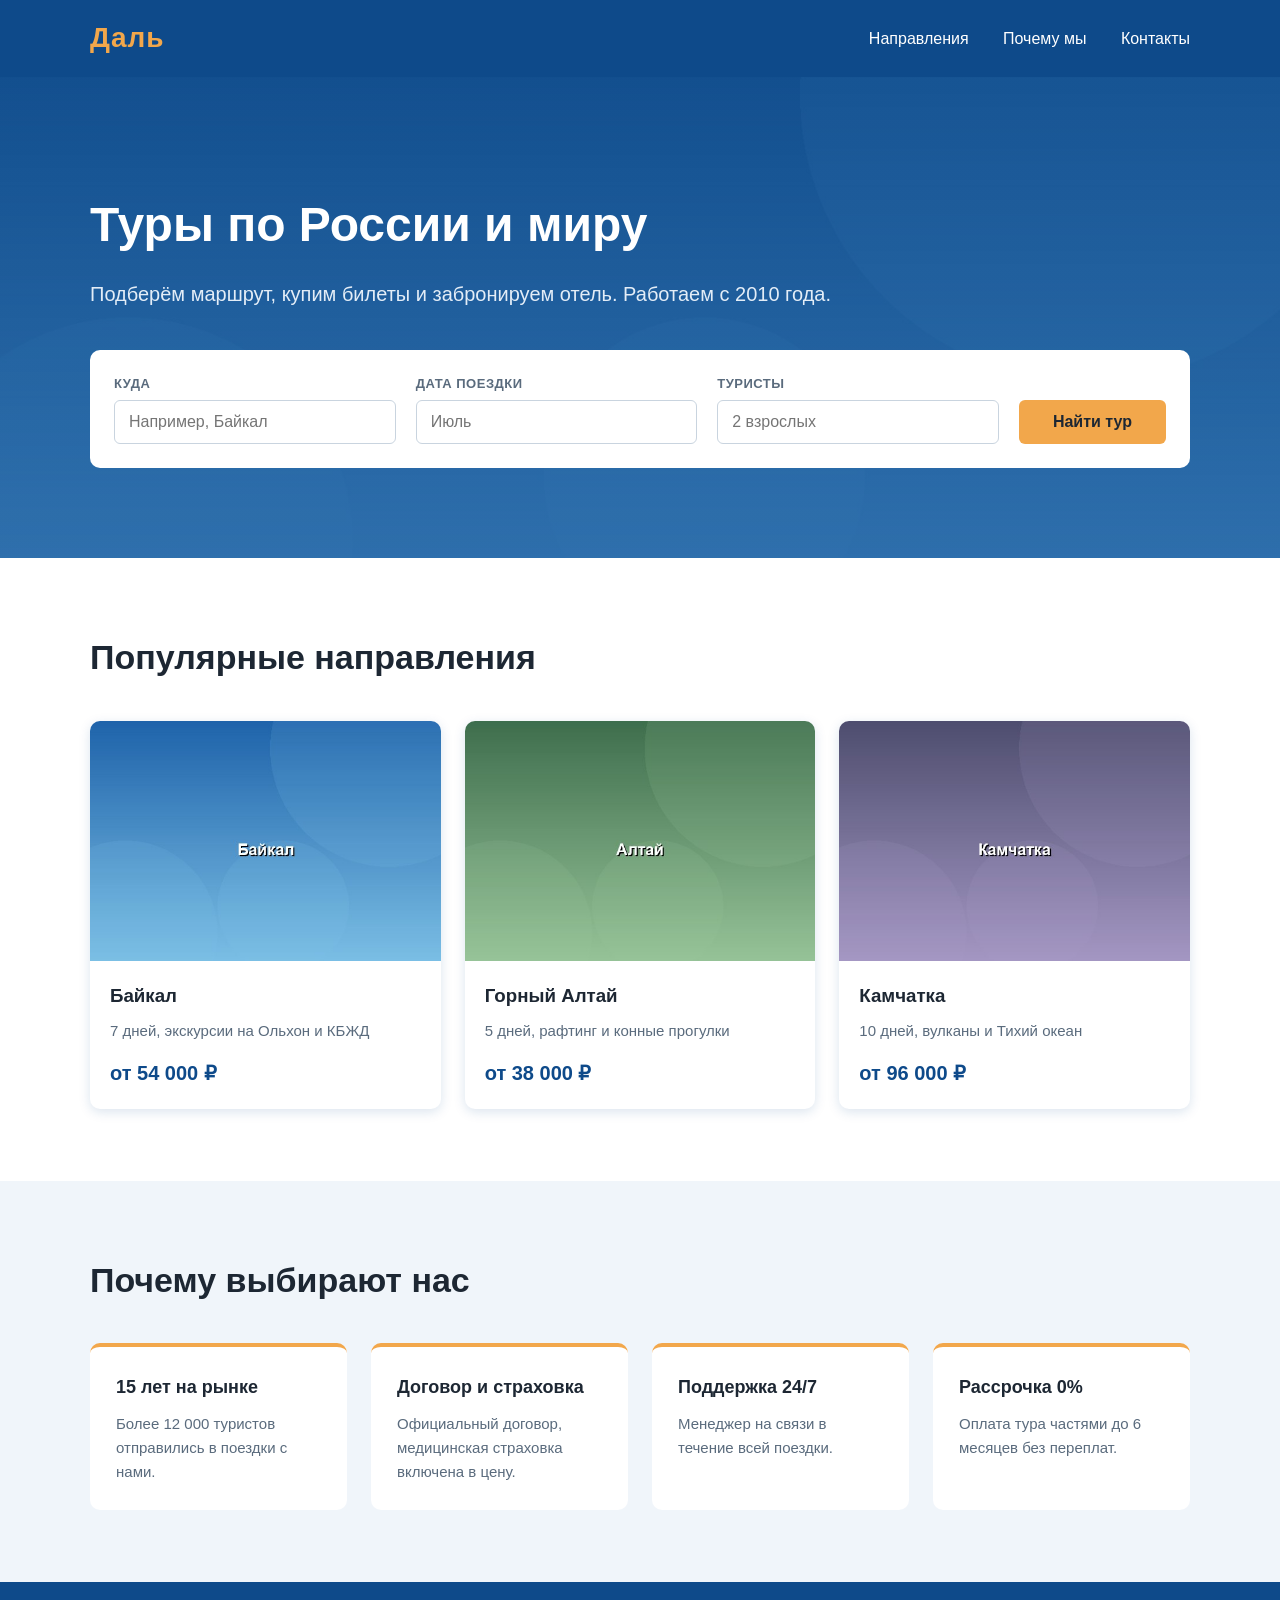
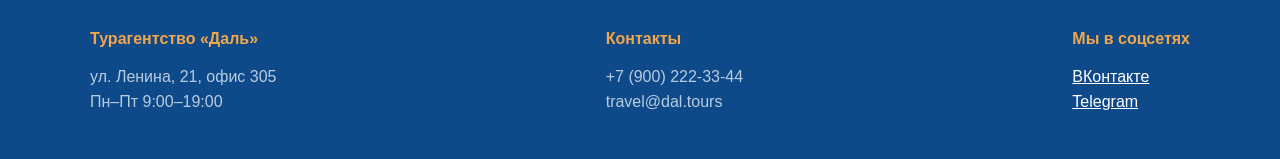
<file: index.html>
<!DOCTYPE html>
<html lang="ru">
<head>
<meta charset="UTF-8">
<meta name="viewport" content="width=device-width, initial-scale=1.0">
<title>Турагентство «Даль»</title>
<link rel="stylesheet" href="css/style.css">
</head>
<body>

<header class="header">
  <div class="container header-inner">
    <a href="#" class="logo">Даль</a>
    <nav class="nav">
      <a href="#tours">Направления</a>
      <a href="#about">Почему мы</a>
      <a href="#contacts">Контакты</a>
    </nav>
  </div>
</header>

<section class="hero">
  <div class="container">
    <h1>Туры по России и миру</h1>
    <p>Подберём маршрут, купим билеты и забронируем отель. Работаем с 2010 года.</p>

    <form class="search" action="#" method="get">
      <div class="search-field">
        <label for="where">Куда</label>
        <input type="text" id="where" placeholder="Например, Байкал">
      </div>
      <div class="search-field">
        <label for="date">Дата поездки</label>
        <input type="text" id="date" placeholder="Июль">
      </div>
      <div class="search-field">
        <label for="people">Туристы</label>
        <input type="text" id="people" placeholder="2 взрослых">
      </div>
      <button type="submit" class="btn">Найти тур</button>
    </form>
  </div>
</section>

<section class="section" id="tours">
  <div class="container">
    <h2>Популярные направления</h2>
    <div class="cards">
      <article class="card">
        <img src="img/baikal.jpg" alt="Озеро Байкал">
        <div class="card-body">
          <h3>Байкал</h3>
          <p>7 дней, экскурсии на Ольхон и КБЖД</p>
          <div class="price">от 54 000 ₽</div>
        </div>
      </article>
      <article class="card">
        <img src="img/altai.jpg" alt="Горный Алтай">
        <div class="card-body">
          <h3>Горный Алтай</h3>
          <p>5 дней, рафтинг и конные прогулки</p>
          <div class="price">от 38 000 ₽</div>
        </div>
      </article>
      <article class="card">
        <img src="img/kamchatka.jpg" alt="Камчатка">
        <div class="card-body">
          <h3>Камчатка</h3>
          <p>10 дней, вулканы и Тихий океан</p>
          <div class="price">от 96 000 ₽</div>
        </div>
      </article>
    </div>
  </div>
</section>

<section class="section section-alt" id="about">
  <div class="container">
    <h2>Почему выбирают нас</h2>
    <div class="features">
      <div class="feature">
        <h3>15 лет на рынке</h3>
        <p>Более 12 000 туристов отправились в поездки с нами.</p>
      </div>
      <div class="feature">
        <h3>Договор и страховка</h3>
        <p>Официальный договор, медицинская страховка включена в цену.</p>
      </div>
      <div class="feature">
        <h3>Поддержка 24/7</h3>
        <p>Менеджер на связи в течение всей поездки.</p>
      </div>
      <div class="feature">
        <h3>Рассрочка 0%</h3>
        <p>Оплата тура частями до 6 месяцев без переплат.</p>
      </div>
    </div>
  </div>
</section>

<footer class="footer" id="contacts">
  <div class="container footer-inner">
    <div class="footer-col">
      <h4>Турагентство «Даль»</h4>
      <p>ул. Ленина, 21, офис 305<br>Пн–Пт 9:00–19:00</p>
    </div>
    <div class="footer-col">
      <h4>Контакты</h4>
      <p>+7 (900) 222-33-44<br>travel@dal.tours</p>
    </div>
    <div class="footer-col">
      <h4>Мы в соцсетях</h4>
      <p><a href="#">ВКонтакте</a><br><a href="#">Telegram</a></p>
    </div>
  </div>
</footer>

</body>
</html>
</file>
<file: css/style.css>
/* Турагентство «Даль» — десктопная версия */
* { box-sizing: border-box; margin: 0; padding: 0; }

body {
  font-family: 'Segoe UI', Arial, sans-serif;
  color: #1D2733;
  background: #FFFFFF;
  line-height: 1.6;
}

.container {
  max-width: 1140px;
  margin: 0 auto;
  padding: 0 20px;
}

/* Шапка */
.header {
  background: #0E4A8A;
  padding: 16px 0;
}

.header-inner {
  display: flex;
  justify-content: space-between;
  align-items: center;
}

.logo {
  color: #F2A74B;
  font-size: 28px;
  font-weight: bold;
  text-decoration: none;
  letter-spacing: 1px;
}

.nav a {
  color: #fff;
  text-decoration: none;
  margin-left: 30px;
  font-size: 16px;
}

.nav a:hover { color: #F2A74B; }

/* Первый экран */
.hero {
  background: linear-gradient(rgba(14, 74, 138, 0.55), rgba(14, 74, 138, 0.55)), url('../img/hero.jpg') center/cover no-repeat;
  color: #fff;
  padding: 110px 0 90px;
}

.hero h1 {
  font-size: 48px;
  margin-bottom: 14px;
}

.hero > .container > p {
  font-size: 20px;
  color: #E3EDF7;
  margin-bottom: 40px;
}

/* Форма поиска */
.search {
  background: #fff;
  border-radius: 10px;
  padding: 24px;
  display: flex;
  gap: 20px;
  align-items: flex-end;
}

.search-field { flex: 1; }

.search-field label {
  display: block;
  font-size: 13px;
  font-weight: bold;
  color: #5A6B7D;
  margin-bottom: 6px;
  text-transform: uppercase;
  letter-spacing: 0.5px;
}

.search-field input {
  width: 100%;
  padding: 12px 14px;
  border: 1px solid #C9D4DF;
  border-radius: 6px;
  font-size: 16px;
  font-family: inherit;
}

.btn {
  display: inline-block;
  background: #F2A74B;
  color: #1D2733;
  border: none;
  cursor: pointer;
  padding: 13px 34px;
  border-radius: 6px;
  font-size: 16px;
  font-weight: bold;
  font-family: inherit;
}

.btn:hover { background: #E09535; }

/* Секции */
.section { padding: 72px 0; }

.section-alt { background: #F0F5FA; }

h2 {
  font-size: 34px;
  margin-bottom: 36px;
}

/* Карточки туров */
.cards {
  display: flex;
  gap: 24px;
}

.card {
  border-radius: 10px;
  overflow: hidden;
  width: calc(33.333% - 16px);
  box-shadow: 0 3px 12px rgba(14, 74, 138, 0.15);
  background: #fff;
}

.card img {
  width: 100%;
  height: 240px;
  object-fit: cover;
  display: block;
}

.card-body { padding: 20px; }

.card-body p {
  color: #5A6B7D;
  font-size: 15px;
  margin: 8px 0 14px;
}

.price {
  font-size: 20px;
  font-weight: bold;
  color: #0E4A8A;
}

/* Преимущества */
.features {
  display: flex;
  gap: 24px;
}

.feature {
  width: calc(25% - 18px);
  background: #fff;
  border-radius: 10px;
  padding: 26px;
  border-top: 4px solid #F2A74B;
}

.feature h3 {
  font-size: 18px;
  margin-bottom: 10px;
}

.feature p {
  color: #5A6B7D;
  font-size: 15px;
}

/* Подвал */
.footer {
  background: #0E4A8A;
  color: #B8CCE0;
  padding: 44px 0;
}

.footer-inner {
  display: flex;
  justify-content: space-between;
  gap: 24px;
}

.footer-col h4 {
  color: #F2A74B;
  margin-bottom: 12px;
}

.footer-col a { color: #fff; }

@media (max-width: 768px) {

.header-inner { 
  flex-direction: column;
}

.nav a {
  margin-left: 0;
  margin-bottom: 10px;
}

.hero {
    padding: 60px 0;
}

hero h1 {
  padding: 30px;
}

.search { 
  flex-direction: column;
  align-items: stretch;
}

.btn {
  width: 100%;
}

.cards { 
  flex-direction: column;
}

.card { 
  width: 100%;
}

.features { 
  flex-direction: column;
}

.feature { 
  width: 100%; 
}

.footer-inner { 
  flex-direction: column;
  text-align: center; 
}

}
</file>
